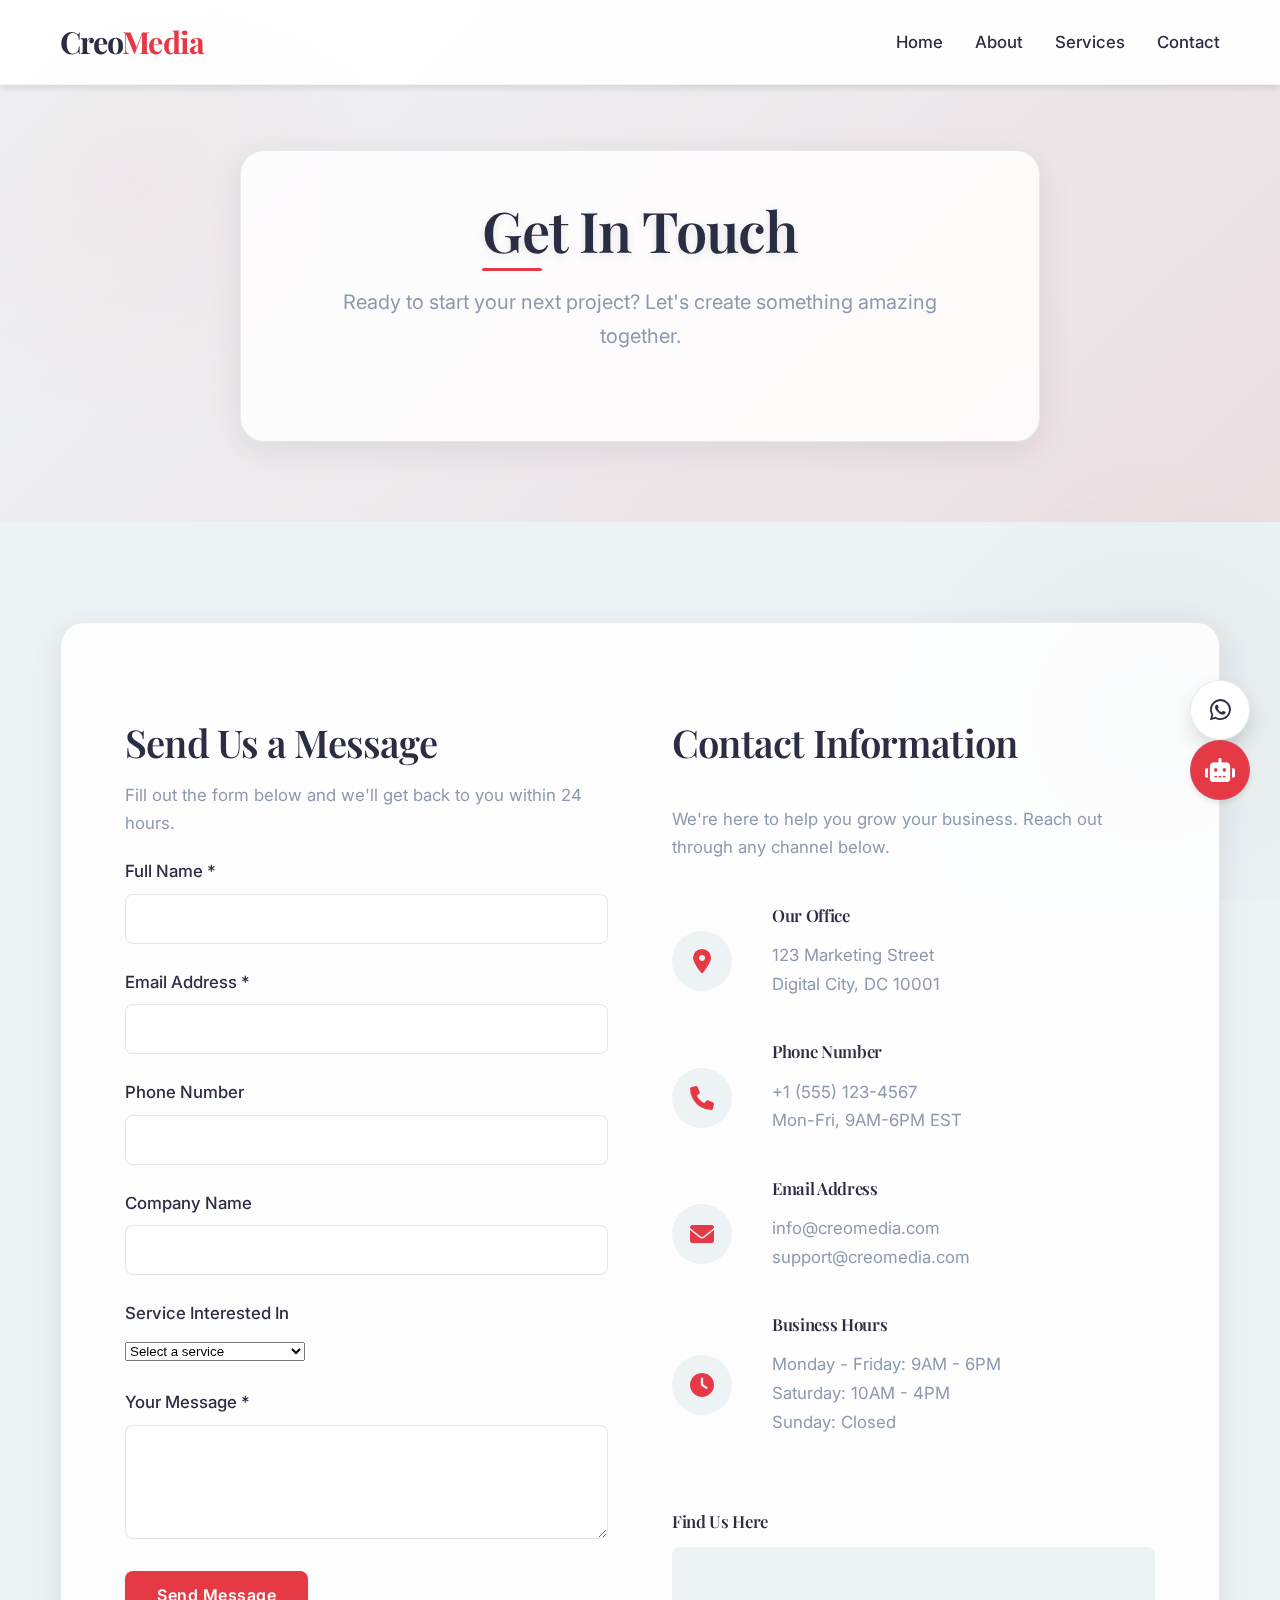
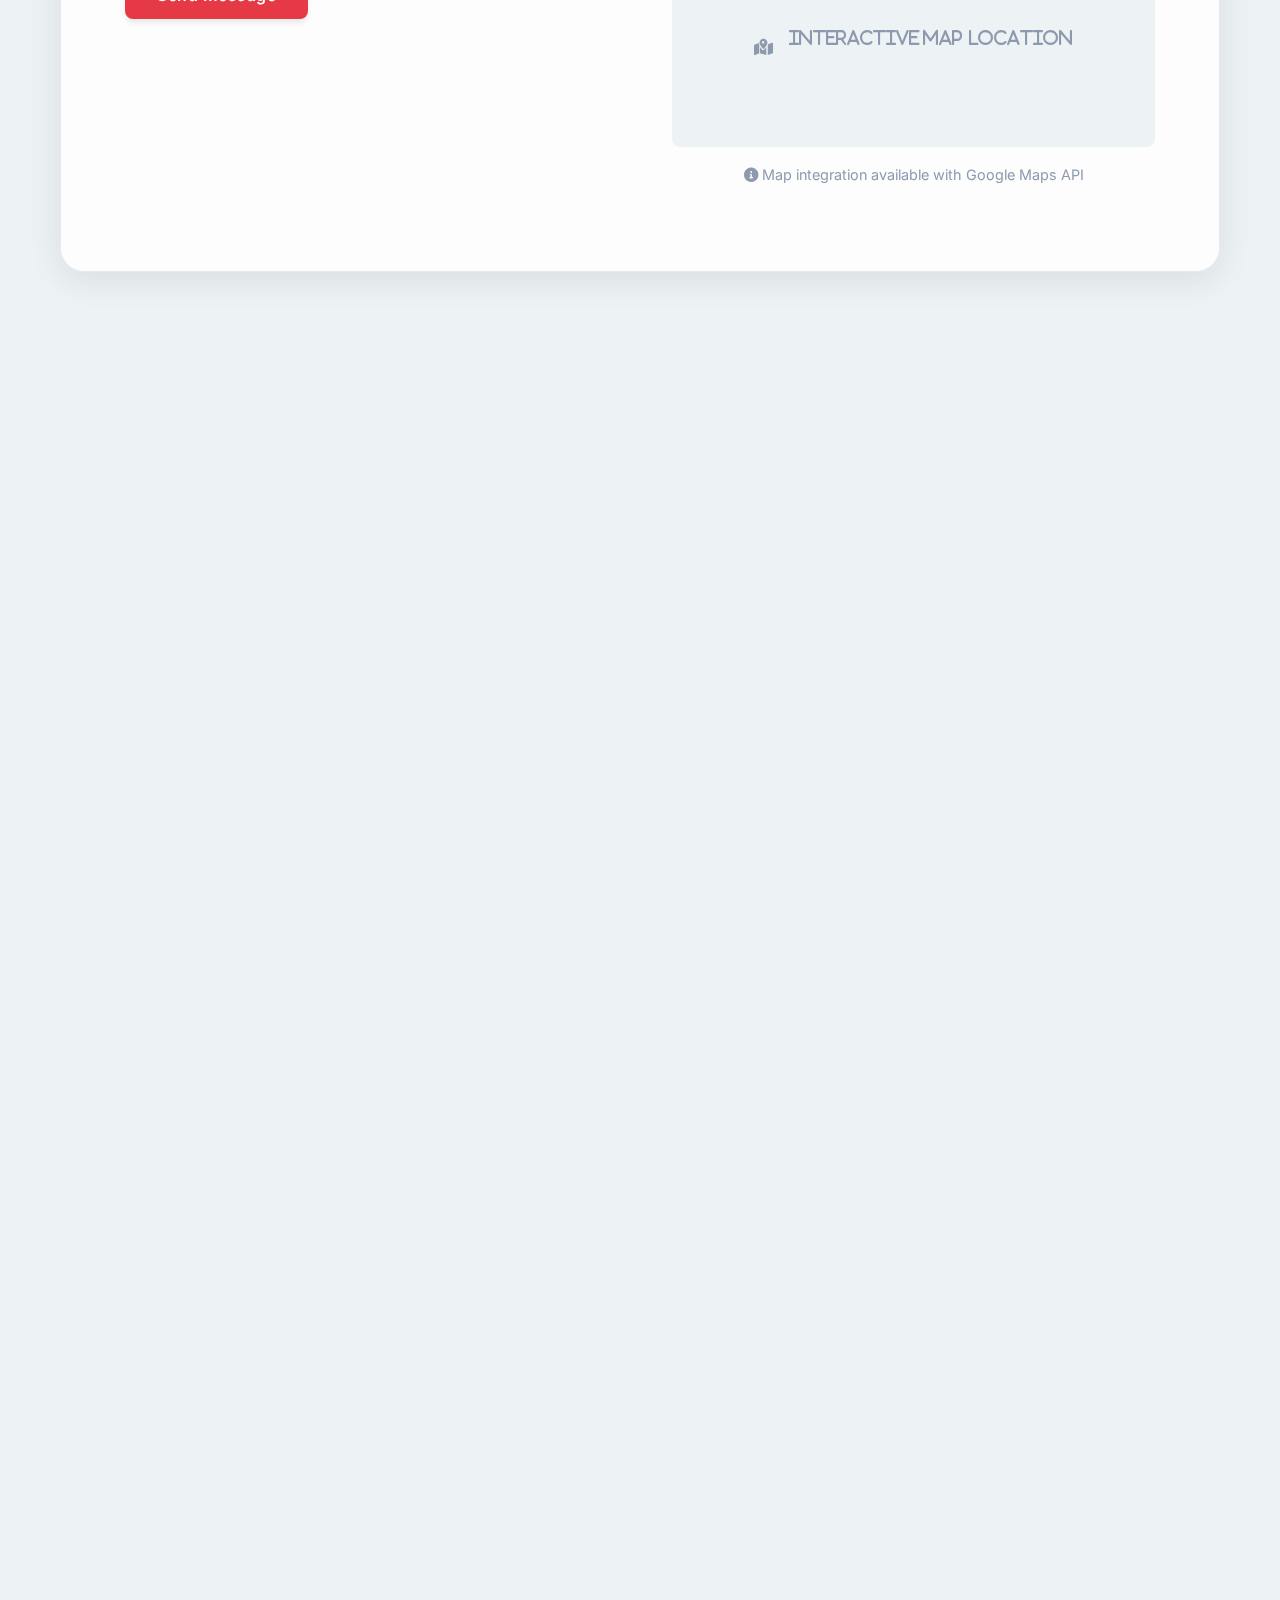
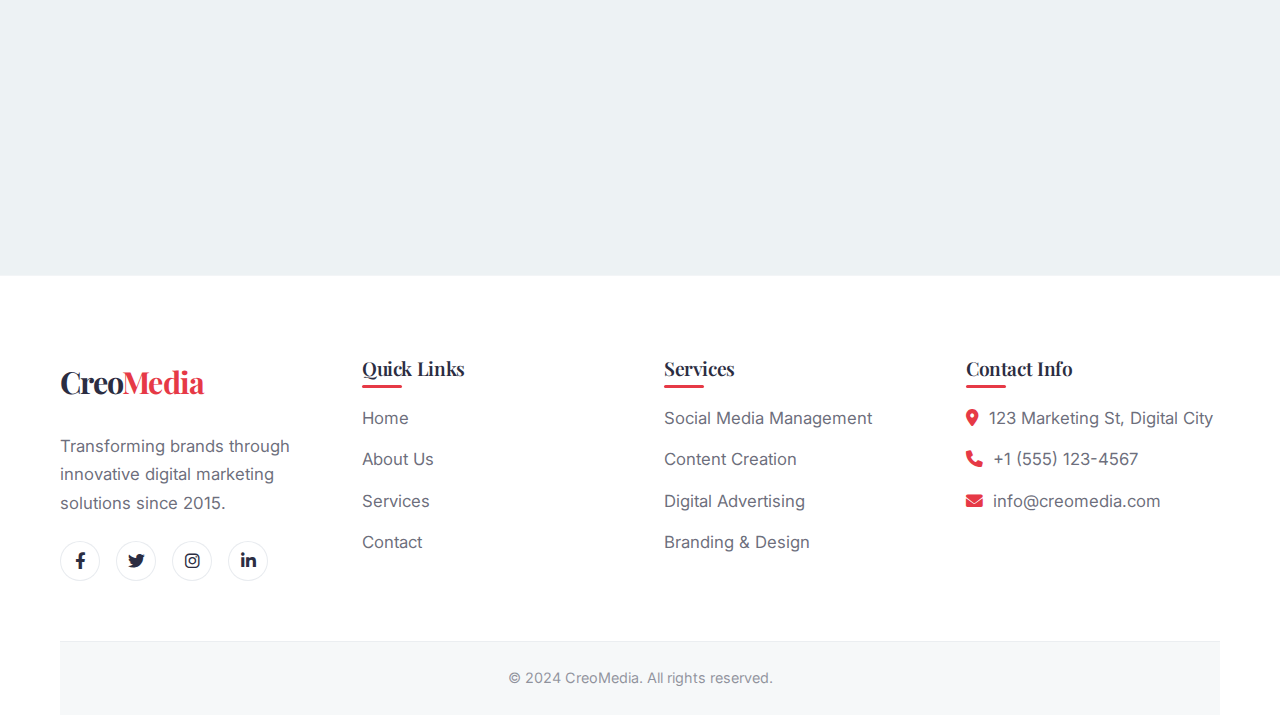
<file: contact.html>
<!DOCTYPE html>
<html lang="en">

<head>
    <meta charset="UTF-8">
    <meta name="viewport" content="width=device-width, initial-scale=1.0">

    <!-- SEO Meta Tags -->
    <title>Contact Us | CreoMedia - Get In Touch</title>
    <meta name="description"
        content="Ready to transform your marketing? Contact CreoMedia today for a free consultation. Call +1 (555) 123-4567 or email info@creomedia.com. We respond within 24 hours.">
    <meta name="keywords" content="contact creomedia, marketing consultation, get in touch, marketing agency contact">
    <meta name="author" content="CreoMedia">
    <meta name="robots" content="index, follow">

    <!-- Canonical URL -->
    <link rel="canonical" href="https://www.creomedia.com/contact.html">

    <!-- Open Graph / Facebook -->
    <meta property="og:type" content="website">
    <meta property="og:url" content="https://www.creomedia.com/contact.html">
    <meta property="og:title" content="Contact CreoMedia - Get In Touch">
    <meta property="og:description"
        content="Ready to start your next project? Let's create something amazing together.">
    <meta property="og:image" content="https://www.creomedia.com/images/og-image.jpg">

    <!-- Twitter Card -->
    <meta name="twitter:card" content="summary_large_image">
    <meta name="twitter:url" content="https://www.creomedia.com/contact.html">
    <meta name="twitter:title" content="Contact CreoMedia - Get In Touch">
    <meta name="twitter:description"
        content="Ready to start your next project? Let's create something amazing together.">
    <meta name="twitter:image" content="https://www.creomedia.com/images/twitter-card.jpg">

    <!-- Favicon -->
    <link rel="icon" type="image/jpeg" href="images/logo.jpeg">
    <link rel="apple-touch-icon" href="images/logo.jpeg">
    <link rel="manifest" href="site.webmanifest">

    <!-- Stylesheets -->
    <link rel="stylesheet" href="css/style.css">
    <link rel="stylesheet" href="https://cdnjs.cloudflare.com/ajax/libs/font-awesome/6.0.0/css/all.min.css">
    <link href="https://fonts.googleapis.com/css2?family=Inter:wght@300;400;500;600;700;800&family=Playfair+Display:wght@400;500;600;700&display=swap"
        rel="stylesheet">

    <!-- Google Analytics (GA4) -->
    <!-- TODO: Replace GA_MEASUREMENT_ID with your actual Google Analytics 4 Measurement ID -->
    <script async src="https://www.googletagmanager.com/gtag/js?id=GA_MEASUREMENT_ID"></script>
    <script>
        window.dataLayer = window.dataLayer || [];
        function gtag() { dataLayer.push(arguments); }
        gtag('js', new Date());
        gtag('config', 'GA_MEASUREMENT_ID', {
            'send_page_view': true,
            'anonymize_ip': true
        });
    </script>
</head>

<body>
    <a href="#main-content" class="skip-link">Skip to content</a>
    <!-- Navbar -->
    <nav class="navbar">
        <div class="container">
            <a href="index.html" class="logo">Creo<span>Media</span></a>
            <button class="hamburger" aria-label="Toggle navigation" aria-expanded="false">
                <span></span>
                <span></span>
                <span></span>
            </button>
            <ul class="nav-links">
                <li><a href="index.html">Home</a></li>
                <li><a href="about.html">About</a></li>
                <li><a href="services.html">Services</a></li>
                <li><a href="contact.html">Contact</a></li>
            </ul>
        </div>
    </nav>

    <!-- Hero Section -->
    <section class="hero hero-contact" style="padding: 150px 0 80px;" id="main-content">
        <div class="container">
            <div class="hero-content fade-in">
                <h1>Get In Touch</h1>
                <p>Ready to start your next project? Let's create something amazing together.</p>
            </div>
        </div>
    </section>

    <!-- Contact Section -->
    <section class="section">
        <div class="container">
            <div class="contact-container">
                <!-- Contact Form -->
                <div class="contact-form fade-in">
                    <h2>Send Us a Message</h2>
                    <p>Fill out the form below and we'll get back to you within 24 hours.</p>

                    <form id="contactForm" action="https://formspree.io/f/your-form-id" method="POST">
                        <div class="form-group">
                            <label for="name">Full Name *</label>
                            <input type="text" id="name" name="name" class="form-control" required>
                        </div>

                        <div class="form-group">
                            <label for="email">Email Address *</label>
                            <input type="email" id="email" name="email" class="form-control" required>
                        </div>

                        <div class="form-group">
                            <label for="phone">Phone Number</label>
                            <input type="tel" id="phone" name="phone" class="form-control">
                        </div>

                        <div class="form-group">
                            <label for="company">Company Name</label>
                            <input type="text" id="company" name="company" class="form-control">
                        </div>

                        <div class="form-group">
                            <label for="service">Service Interested In</label>
                            <select id="service" name="service" class="form-control">
                                <option value="">Select a service</option>
                                <option value="social-media">Social Media Management</option>
                                <option value="content">Content Creation</option>
                                <option value="advertising">Digital Advertising</option>
                                <option value="branding">Branding & Design</option>
                                <option value="video">Video Production</option>
                                <option value="influencer">Influencer Marketing</option>
                                <option value="consulting">Strategic Consulting</option>
                            </select>
                        </div>

                        <div class="form-group">
                            <label for="message">Your Message *</label>
                            <textarea id="message" name="message" rows="5" class="form-control" required></textarea>
                        </div>

                        <button type="submit" class="btn">Send Message</button>
                    </form>
                </div>

                <!-- Contact Information -->
                <div class="contact-info fade-in">
                    <h2>Contact Information</h2>
                    <p>We're here to help you grow your business. Reach out through any channel below.</p>

                    <div class="contact-item">
                        <div class="contact-icon">
                            <i class="fas fa-map-marker-alt"></i>
                        </div>
                        <div>
                            <h4>Our Office</h4>
                            <p>123 Marketing Street<br>Digital City, DC 10001</p>
                        </div>
                    </div>

                    <div class="contact-item">
                        <div class="contact-icon">
                            <i class="fas fa-phone"></i>
                        </div>
                        <div>
                            <h4>Phone Number</h4>
                            <p>+1 (555) 123-4567<br>Mon-Fri, 9AM-6PM EST</p>
                        </div>
                    </div>

                    <div class="contact-item">
                        <div class="contact-icon">
                            <i class="fas fa-envelope"></i>
                        </div>
                        <div>
                            <h4>Email Address</h4>
                            <p>info@creomedia.com<br>support@creomedia.com</p>
                        </div>
                    </div>

                    <div class="contact-item">
                        <div class="contact-icon">
                            <i class="fas fa-clock"></i>
                        </div>
                        <div>
                            <h4>Business Hours</h4>
                            <p>Monday - Friday: 9AM - 6PM<br>Saturday: 10AM - 4PM<br>Sunday: Closed</p>
                        </div>
                    </div>

                    <!-- Map Placeholder -->
                    <div class="map-placeholder" style="margin-top: 2rem;">
                        <h4>Find Us Here</h4>
                        <div
                            style="background-color: var(--light-gray); height: 200px; border-radius: var(--radius-sm); display: flex; align-items: center; justify-content: center; color: var(--medium-gray);"
                            <i class="fas fa-map-marked-alt" style="font-size: 3rem;"></i>
                            <p style="margin-left: 1rem;">Interactive Map Location</p>
                        </div>
                        <p style="text-align: center; margin-top: 1rem; font-size: 0.9rem;">
                            <i class="fas fa-info-circle"></i> Map integration available with Google Maps API
                        </p>
                    </div>
                </div>
            </div>
        </div>
    </section>

    <!-- FAQ Section -->
    <section class="section" style="background-color: var(--light-gray);">
        <div class="container">
            <div class="section-title fade-in">
                <h2>Frequently Asked Questions</h2>
                <p>Quick answers to common questions</p>
            </div>
            <div class="services-grid">
                <div class="service-card fade-in">
                    <h3>What's your typical response time?</h3>
                    <p>We respond to all inquiries within 24 hours during business days. Urgent requests are
                        prioritized.</p>
                </div>
                <div class="service-card fade-in">
                    <h3>Do you offer free consultations?</h3>
                    <p>Yes! We offer a free 30-minute consultation to discuss your project needs and objectives.</p>
                </div>
                <div class="service-card fade-in">
                    <h3>What industries do you specialize in?</h3>
                    <p>We work with businesses across all industries, with particular expertise in tech, retail, and
                        services.</p>
                </div>
                <div class="service-card fade-in">
                    <h3>What are your payment terms?</h3>
                    <p>We offer flexible payment options including monthly retainers, project-based pricing, and custom
                        packages.</p>
                </div>
            </div>
        </div>
    </section>

    <!-- CTA Section -->
    <section class="section">
        <div class="container">
            <div class="hero-content fade-in" style="text-align: center;">
                <h2>Let's Start Your Project Today</h2>
                <p>Contact us now to schedule your free consultation and take the first step toward digital success.</p>
                <a href="tel:+15551234567" class="btn"><i class="fas fa-phone"></i> Call Now</a>
                <a href="mailto:info@creomedia.com" class="btn btn-secondary"><i class="fas fa-envelope"></i> Email
                    Us</a>
            </div>
        </div>
    </section>

    <!-- Footer -->
    <footer class="footer">
        <div class="container">
            <div class="footer-content">
                <div class="footer-about">
                    <a href="index.html" class="logo">Creo<span>Media</span></a>
                    <p>Transforming brands through innovative digital marketing solutions since 2015.</p>
                    <div class="social-links">
                        <a href="#" class="social-icon" aria-label="Facebook"><i class="fab fa-facebook-f"></i></a>
                        <a href="#" class="social-icon" aria-label="Twitter"><i class="fab fa-twitter"></i></a>
                        <a href="#" class="social-icon" aria-label="Instagram"><i class="fab fa-instagram"></i></a>
                        <a href="#" class="social-icon" aria-label="LinkedIn"><i class="fab fa-linkedin-in"></i></a>
                    </div>
                </div>
                <div class="footer-links">
                    <h4>Quick Links</h4>
                    <ul>
                        <li><a href="index.html">Home</a></li>
                        <li><a href="about.html">About Us</a></li>
                        <li><a href="services.html">Services</a></li>
                        <li><a href="contact.html">Contact</a></li>
                    </ul>
                </div>
                <div class="footer-links">
                    <h4>Services</h4>
                    <ul>
                        <li><a href="services.html">Social Media Management</a></li>
                        <li><a href="services.html">Content Creation</a></li>
                        <li><a href="services.html">Digital Advertising</a></li>
                        <li><a href="services.html">Branding & Design</a></li>
                    </ul>
                </div>
                <div class="footer-contact">
                    <h4>Contact Info</h4>
                    <p><i class="fas fa-map-marker-alt"></i> 123 Marketing St, Digital City</p>
                    <p><i class="fas fa-phone"></i> +1 (555) 123-4567</p>
                    <p><i class="fas fa-envelope"></i> info@creomedia.com</p>
                </div>
            </div>
            <div class="footer-bottom">
                <p>&copy; 2024 CreoMedia. All rights reserved.</p>
            </div>
        </div>
    </footer>

    <!-- WhatsApp Widget -->
    <div class="whatsapp-widget">
        <button id="whatsappBtn" class="whatsapp-btn" aria-label="Contact us on WhatsApp">
            <i class="fab fa-whatsapp"></i>
        </button>
    </div>

    <!-- Chatbot Widget -->
    <div class="chatbot-widget">
        <button id="chatbotBtn" class="chatbot-btn" aria-label="Open chat assistant">
            <i class="fas fa-robot"></i>
        </button>
        <div class="chatbot-container" id="chatbotContainer">
            <div class="chatbot-header">
                <h4>CreoMedia Assistant</h4>
                <button id="closeChatbot" aria-label="Close chat assistant"><i class="fas fa-times"></i></button>
            </div>
            <div class="chatbot-messages" id="chatbotMessages"></div>
            <div class="chatbot-input">
                <input type="text" id="chatbotInput" placeholder="Type your message...">
                <button id="sendBtn" class="btn"><i class="fas fa-paper-plane"></i></button>
            </div>
        </div>
    </div>

    <script src="js/script.js"></script>
</body>

</html>
</file>
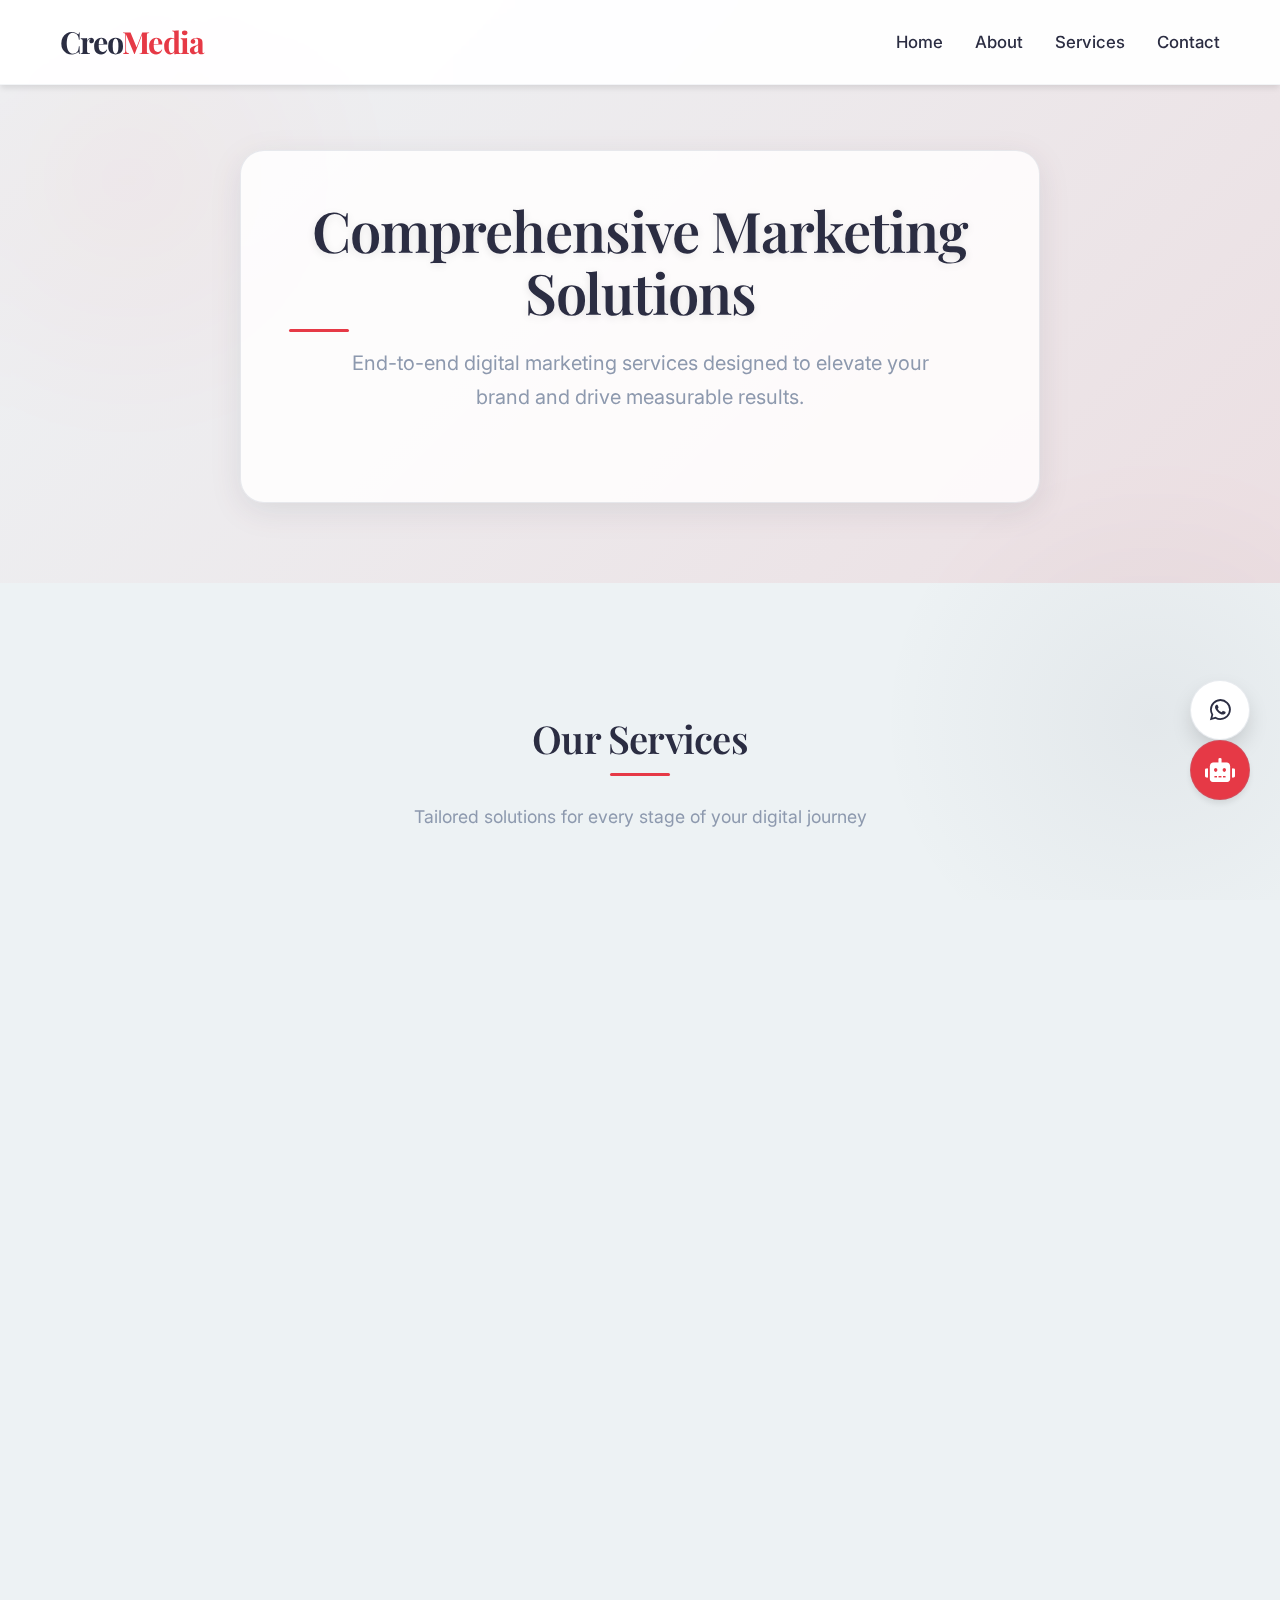
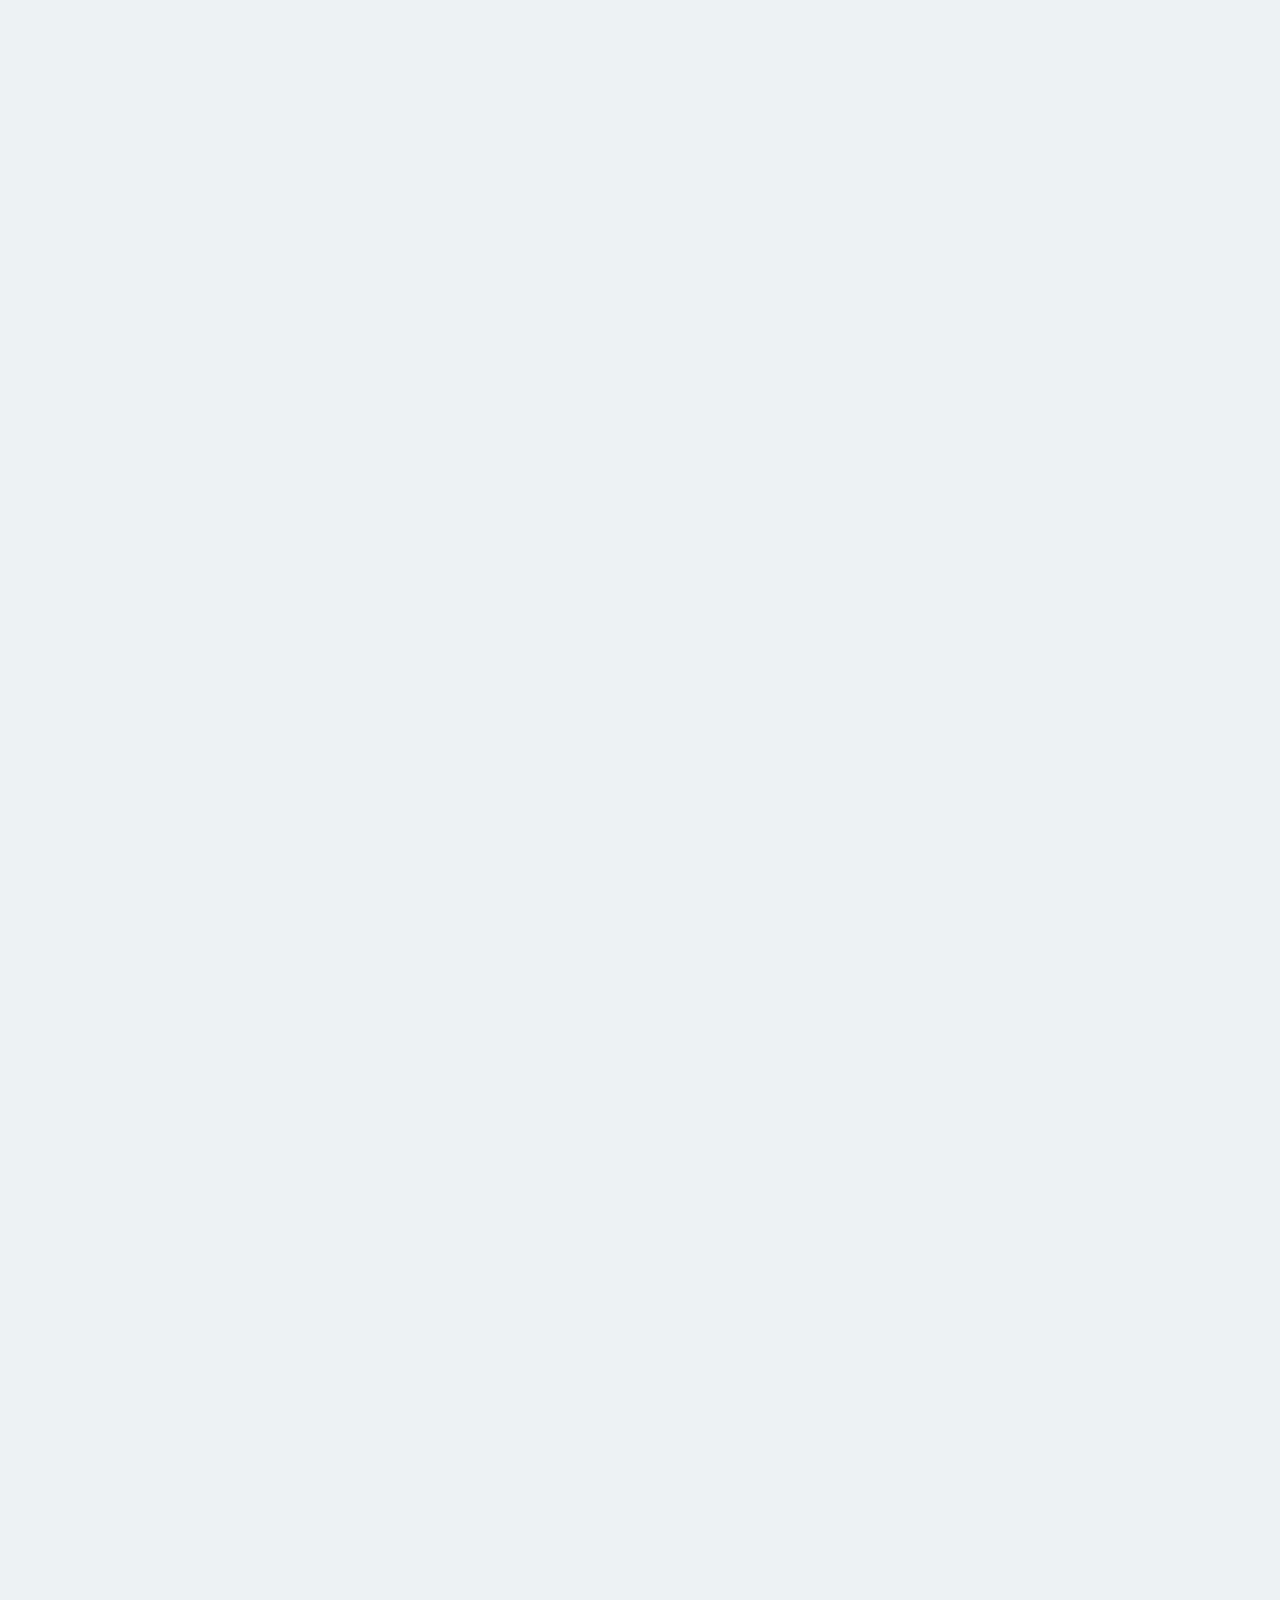
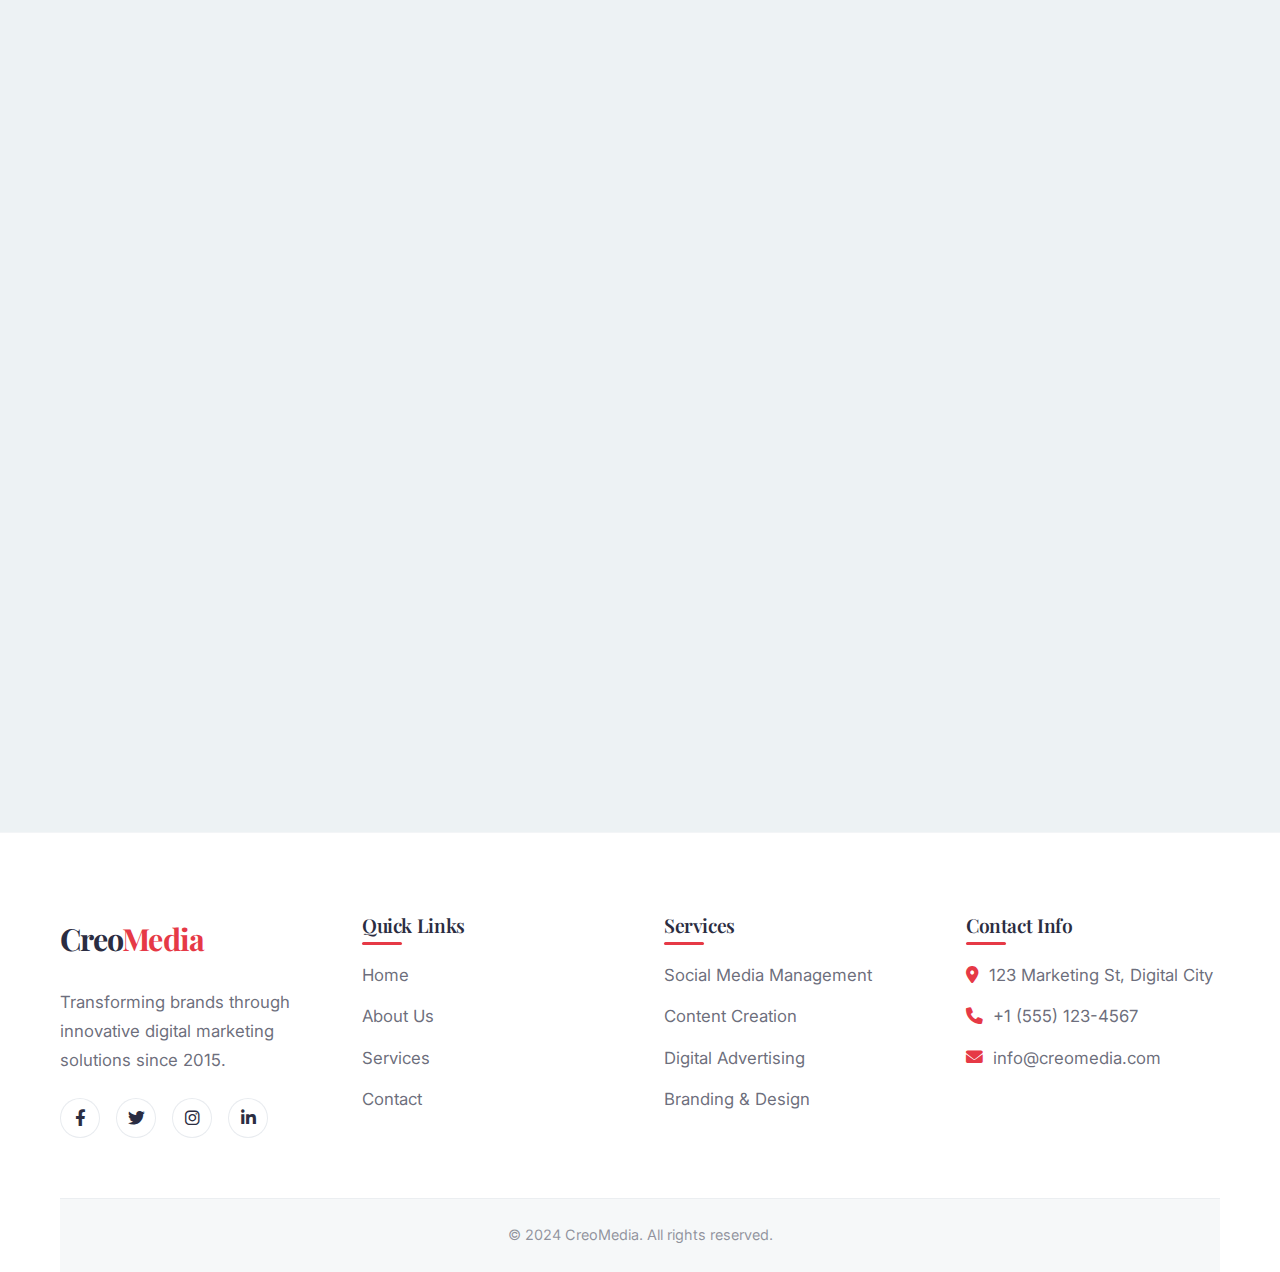
<file: services.html>
<!DOCTYPE html>
<html lang="en">

<head>
    <meta charset="UTF-8">
    <meta name="viewport" content="width=device-width, initial-scale=1.0">

    <!-- SEO Meta Tags -->
    <title>Our Services | CreoMedia - Digital Marketing Solutions</title>
    <meta name="description"
        content="Explore CreoMedia's comprehensive marketing services: social media management, content creation, digital advertising, branding, video production, SEO, and strategic consulting.">
    <meta name="keywords"
        content="social media management, content creation, digital advertising, branding services, video production, SEO services, influencer marketing, strategic consulting">
    <meta name="author" content="CreoMedia">
    <meta name="robots" content="index, follow">

    <!-- Canonical URL -->
    <link rel="canonical" href="https://www.creomedia.com/services.html">

    <!-- Open Graph / Facebook -->
    <meta property="og:type" content="website">
    <meta property="og:url" content="https://www.creomedia.com/services.html">
    <meta property="og:title" content="Our Services | CreoMedia">
    <meta property="og:description"
        content="End-to-end digital marketing services designed to elevate your brand and drive measurable results.">
    <meta property="og:image" content="https://www.creomedia.com/images/og-image.jpg">

    <!-- Twitter Card -->
    <meta name="twitter:card" content="summary_large_image">
    <meta name="twitter:url" content="https://www.creomedia.com/services.html">
    <meta name="twitter:title" content="Our Services | CreoMedia">
    <meta name="twitter:description"
        content="End-to-end digital marketing services designed to elevate your brand and drive measurable results.">
    <meta name="twitter:image" content="https://www.creomedia.com/images/twitter-card.jpg">

    <!-- Favicon -->
    <link rel="icon" type="image/jpeg" href="images/logo.jpeg">
    <link rel="apple-touch-icon" href="images/logo.jpeg">
    <link rel="manifest" href="site.webmanifest">

    <!-- Stylesheets -->
    <link rel="stylesheet" href="css/style.css">
    <link rel="stylesheet" href="https://cdnjs.cloudflare.com/ajax/libs/font-awesome/6.0.0/css/all.min.css">
    <link href="https://fonts.googleapis.com/css2?family=Inter:wght@300;400;500;600;700;800&family=Playfair+Display:wght@400;500;600;700&display=swap"
        rel="stylesheet">

    <!-- Google Analytics (GA4) -->
    <!-- TODO: Replace GA_MEASUREMENT_ID with your actual Google Analytics 4 Measurement ID -->
    <script async src="https://www.googletagmanager.com/gtag/js?id=GA_MEASUREMENT_ID"></script>
    <script>
        window.dataLayer = window.dataLayer || [];
        function gtag() { dataLayer.push(arguments); }
        gtag('js', new Date());
        gtag('config', 'GA_MEASUREMENT_ID', {
            'send_page_view': true,
            'anonymize_ip': true
        });
    </script>
</head>

<body>
    <a href="#main-content" class="skip-link">Skip to content</a>
    <!-- Navbar -->
    <nav class="navbar">
        <div class="container">
            <a href="index.html" class="logo">Creo<span>Media</span></a>
            <button class="hamburger" aria-label="Toggle navigation" aria-expanded="false">
                <span></span>
                <span></span>
                <span></span>
            </button>
            <ul class="nav-links">
                <li><a href="index.html">Home</a></li>
                <li><a href="about.html">About</a></li>
                <li><a href="services.html">Services</a></li>
                <li><a href="contact.html">Contact</a></li>
            </ul>
        </div>
    </nav>

    <!-- Hero Section -->
    <section class="hero hero-services" style="padding: 150px 0 80px;" id="main-content">
        <div class="container">
            <div class="hero-content fade-in">
                <h1>Comprehensive Marketing Solutions</h1>
                <p>End-to-end digital marketing services designed to elevate your brand and drive measurable results.
                </p>
            </div>
        </div>
    </section>

    <!-- Services -->
    <section class="section">
        <div class="container">
            <div class="section-title fade-in">
                <h2>Our Services</h2>
                <p>Tailored solutions for every stage of your digital journey</p>
            </div>
            <div class="services-grid">
                <div class="service-card fade-in">
                    <div class="service-icon">
                        <i class="fas fa-hashtag"></i>
                    </div>
                    <h3>Social Media Management</h3>
                    <p>Complete management of your social media presence across all platforms with strategic content
                        planning and community engagement.</p>
                    <ul style="text-align: left; margin-top: 1rem;">
                        <li>Content Strategy & Planning</li>
                        <li>Community Management</li>
                        <li>Performance Analytics</li>
                        <li>Influencer Partnerships</li>
                    </ul>
                </div>
                <div class="service-card fade-in">
                    <div class="service-icon">
                        <i class="fas fa-pen-nib"></i>
                    </div>
                    <h3>Content Creation</h3>
                    <p>High-quality, engaging content that tells your brand story and connects with your target
                        audience.</p>
                    <ul style="text-align: left; margin-top: 1rem;">
                        <li>Blog Posts & Articles</li>
                        <li>Visual Content Design</li>
                        <li>Copywriting</li>
                        <li>Content Strategy</li>
                    </ul>
                </div>
                <div class="service-card fade-in">
                    <div class="service-icon">
                        <i class="fas fa-bullhorn"></i>
                    </div>
                    <h3>Digital Advertising</h3>
                    <p>Data-driven advertising campaigns across search, social, and display networks to maximize ROI.
                    </p>
                    <ul style="text-align: left; margin-top: 1rem;">
                        <li>PPC Campaign Management</li>
                        <li>Social Media Ads</li>
                        <li>Display Advertising</li>
                        <li>Retargeting Strategies</li>
                    </ul>
                </div>
                <div class="service-card fade-in">
                    <div class="service-icon">
                        <i class="fas fa-palette"></i>
                    </div>
                    <h3>Branding & Design</h3>
                    <p>Complete brand identity development from logo design to comprehensive brand guidelines.</p>
                    <ul style="text-align: left; margin-top: 1rem;">
                        <li>Logo & Identity Design</li>
                        <li>Brand Strategy</li>
                        <li>Visual Systems</li>
                        <li>Brand Guidelines</li>
                    </ul>
                </div>
                <div class="service-card fade-in">
                    <div class="service-icon">
                        <i class="fas fa-video"></i>
                    </div>
                    <h3>Video Production</h3>
                    <p>Professional video content production for commercials, social media, and corporate
                        communications.</p>
                    <ul style="text-align: left; margin-top: 1rem;">
                        <li>Commercial Videos</li>
                        <li>Social Media Shorts</li>
                        <li>Corporate Films</li>
                        <li>Animation & Motion Graphics</li>
                    </ul>
                </div>
                <div class="service-card fade-in">
                    <div class="service-icon">
                        <i class="fas fa-user-friends"></i>
                    </div>
                    <h3>Influencer Marketing</h3>
                    <p>Strategic influencer partnerships to amplify your brand message and reach new audiences.</p>
                    <ul style="text-align: left; margin-top: 1rem;">
                        <li>Influencer Identification</li>
                        <li>Campaign Management</li>
                        <li>Partnership Negotiation</li>
                        <li>Performance Tracking</li>
                    </ul>
                </div>
                <div class="service-card fade-in">
                    <div class="service-icon">
                        <i class="fas fa-chart-line"></i>
                    </div>
                    <h3>Strategic Consulting</h3>
                    <p>Expert guidance and strategic planning to optimize your marketing efforts and business growth.
                    </p>
                    <ul style="text-align: left; margin-top: 1rem;">
                        <li>Marketing Audits</li>
                        <li>Strategic Planning</li>
                        <li>Competitive Analysis</li>
                        <li>Performance Optimization</li>
                    </ul>
                </div>
                <div class="service-card fade-in">
                    <div class="service-icon">
                        <i class="fas fa-search"></i>
                    </div>
                    <h3>SEO & Analytics</h3>
                    <p>Search engine optimization and data analytics to improve visibility and drive organic growth.</p>
                    <ul style="text-align: left; margin-top: 1rem;">
                        <li>Technical SEO</li>
                        <li>Content Optimization</li>
                        <li>Data Analytics</li>
                        <li>Conversion Rate Optimization</li>
                    </ul>
                </div>
            </div>
        </div>
    </section>

    <!-- Process -->
    <section class="section" style="background-color: var(--light-gray);">
        <div class="container">
            <div class="section-title fade-in">
                <h2>Our Process</h2>
                <p>A structured approach to delivering exceptional results</p>
            </div>
            <div class="services-grid">
                <div class="service-card fade-in">
                    <div class="service-icon">
                        <span>1</span>
                    </div>
                    <h3>Discovery</h3>
                    <p>Deep dive into your business, goals, and target audience to understand your unique needs.</p>
                </div>
                <div class="service-card fade-in">
                    <div class="service-icon">
                        <span>2</span>
                    </div>
                    <h3>Strategy</h3>
                    <p>Develop a customized marketing strategy with clear objectives and measurable KPIs.</p>
                </div>
                <div class="service-card fade-in">
                    <div class="service-icon">
                        <span>3</span>
                    </div>
                    <h3>Execution</h3>
                    <p>Implement the strategy with precision, creativity, and attention to detail.</p>
                </div>
                <div class="service-card fade-in">
                    <div class="service-icon">
                        <span>4</span>
                    </div>
                    <h3>Optimization</h3>
                    <p>Continuously monitor, analyze, and optimize campaigns for maximum performance.</p>
                </div>
            </div>
        </div>
    </section>

    <!-- CTA -->
    <section class="section">
        <div class="container">
            <div class="hero-content fade-in" style="text-align: center;">
                <h2>Ready to Transform Your Marketing?</h2>
                <p>Let's discuss how we can help you achieve your business goals.</p>
                <a href="contact.html" class="btn">Get Started Today</a>
            </div>
        </div>
    </section>

    <!-- Footer -->
    <footer class="footer">
        <div class="container">
            <div class="footer-content">
                <div class="footer-about">
                    <a href="index.html" class="logo">Creo<span>Media</span></a>
                    <p>Transforming brands through innovative digital marketing solutions since 2015.</p>
                    <div class="social-links">
                        <a href="#" class="social-icon" aria-label="Facebook"><i class="fab fa-facebook-f"></i></a>
                        <a href="#" class="social-icon" aria-label="Twitter"><i class="fab fa-twitter"></i></a>
                        <a href="#" class="social-icon" aria-label="Instagram"><i class="fab fa-instagram"></i></a>
                        <a href="#" class="social-icon" aria-label="LinkedIn"><i class="fab fa-linkedin-in"></i></a>
                    </div>
                </div>
                <div class="footer-links">
                    <h4>Quick Links</h4>
                    <ul>
                        <li><a href="index.html">Home</a></li>
                        <li><a href="about.html">About Us</a></li>
                        <li><a href="services.html">Services</a></li>
                        <li><a href="contact.html">Contact</a></li>
                    </ul>
                </div>
                <div class="footer-links">
                    <h4>Services</h4>
                    <ul>
                        <li><a href="services.html">Social Media Management</a></li>
                        <li><a href="services.html">Content Creation</a></li>
                        <li><a href="services.html">Digital Advertising</a></li>
                        <li><a href="services.html">Branding & Design</a></li>
                    </ul>
                </div>
                <div class="footer-contact">
                    <h4>Contact Info</h4>
                    <p><i class="fas fa-map-marker-alt"></i> 123 Marketing St, Digital City</p>
                    <p><i class="fas fa-phone"></i> +1 (555) 123-4567</p>
                    <p><i class="fas fa-envelope"></i> info@creomedia.com</p>
                </div>
            </div>
            <div class="footer-bottom">
                <p>&copy; 2024 CreoMedia. All rights reserved.</p>
            </div>
        </div>
    </footer>

    <!-- WhatsApp Widget -->
    <div class="whatsapp-widget">
        <button id="whatsappBtn" class="whatsapp-btn" aria-label="Contact us on WhatsApp">
            <i class="fab fa-whatsapp"></i>
        </button>
    </div>

    <!-- Chatbot Widget -->
    <div class="chatbot-widget">
        <button id="chatbotBtn" class="chatbot-btn" aria-label="Open chat assistant">
            <i class="fas fa-robot"></i>
        </button>
        <div class="chatbot-container" id="chatbotContainer">
            <div class="chatbot-header">
                <h4>CreoMedia Assistant</h4>
                <button id="closeChatbot" aria-label="Close chat assistant"><i class="fas fa-times"></i></button>
            </div>
            <div class="chatbot-messages" id="chatbotMessages"></div>
            <div class="chatbot-input">
                <input type="text" id="chatbotInput" placeholder="Type your message...">
                <button id="sendBtn" class="btn"><i class="fas fa-paper-plane"></i></button>
            </div>
        </div>
    </div>

    <script src="js/script.js"></script>
</body>

</html>
</file>
<file: css/style.css>
/* ===== RESET & BASE STYLES ===== */
* {
    margin: 0;
    padding: 0;
    box-sizing: border-box;
}

:root {
    /* Brand Colors (Red, Gray & White) */
    --primary-red: #E63946; /* Primary red accent */
    --dark-gray: #2B2D42; /* Dark gray for contrast */
    --medium-gray: #8D99AE; /* Medium gray for text */
    --light-gray: #EDF2F4; /* Light gray background */
    --white: #FFFFFF; /* Pure white */
    
    /* Glassmorphism Effects */
    --glass-bg: rgba(255, 255, 255, 0.85);
    --glass-border: 1px solid rgba(141, 153, 174, 0.2);
    --glass-shadow: 0 8px 32px rgba(43, 45, 66, 0.1);
    --backdrop-blur: blur(12px);
    
    /* Typography */
    --serif-font: 'Playfair Display', 'Merriweather', Georgia, serif;
    --sans-font: 'Inter', -apple-system, BlinkMacSystemFont, sans-serif;
    
    /* Spacing & Sizing */
    --transition: all 0.4s cubic-bezier(0.25, 0.8, 0.25, 1);
    --shadow-sm: 0 4px 6px -1px rgba(0, 0, 0, 0.1);
    --shadow-md: 0 10px 25px -5px rgba(0, 0, 0, 0.2);
    --shadow-lg: 0 20px 35px -5px rgba(0, 0, 0, 0.3);
    --radius-sm: 8px;
    --radius-md: 16px;
    --radius-lg: 24px;
}

/* ===== ACCESSIBILITY ===== */
.skip-link {
    position: absolute;
    top: -100px;
    left: 0;
    background: var(--primary-red);
    color: var(--white);
    padding: 1rem;
    z-index: 10001;
    transition: top 0.3s;
    text-decoration: none;
    font-weight: 600;
}

.skip-link:focus {
    top: 0;
}

:focus-visible {
    outline: 3px solid var(--primary-red);
    outline-offset: 2px;
}

html {
    scroll-behavior: smooth;
}

body {
    font-family: var(--sans-font);
    line-height: 1.7;
    font-size: 1.05rem;
    color: var(--dark-gray);
    background-color: var(--light-gray);
    background-image: radial-gradient(circle at 10% 20%, rgba(230, 57, 70, 0.05) 0%, transparent 20%),
                      radial-gradient(circle at 90% 80%, rgba(43, 45, 66, 0.05) 0%, transparent 20%);
    background-attachment: fixed;
    overflow-x: hidden;
    font-feature-settings: "kern" 1;
    -webkit-font-smoothing: antialiased;
    -moz-osx-font-smoothing: grayscale;
}

.container {
    width: 100%;
    max-width: 1200px;
    margin: 0 auto;
    padding: 0 20px;
}

/* ===== TYPOGRAPHY ===== */
h1,
h2,
h3,
h4 {
    font-family: var(--serif-font);
    font-weight: 600;
    line-height: 1.2;
    margin-bottom: 1rem;
    letter-spacing: -0.02em;
}

h1 {
    font-size: 3.2rem;
    color: var(--dark-gray);
    position: relative;
    display: inline-block;
}

h1::after {
    content: '';
    position: absolute;
    bottom: -10px;
    left: 0;
    width: 60px;
    height: 3px;
    background: var(--primary-red);
    border-radius: 2px;
}

h2 {
    font-size: 2.4rem;
    color: var(--dark-gray);
    margin-top: 2rem;
}

h3 {
    font-size: 1.6rem;
    color: var(--dark-gray);
}

p {
    margin-bottom: 1.2rem;
    color: var(--medium-gray);
    font-size: 1.05rem;
    line-height: 1.7;
}

/* ===== BUTTONS ===== */
.btn {
    display: inline-block;
    padding: 14px 32px;
    background: var(--primary-red);
    color: var(--white);
    border: none;
    border-radius: var(--radius-sm);
    font-weight: 600;
    text-decoration: none;
    cursor: pointer;
    transition: var(--transition);
    font-size: 1rem;
    box-shadow: var(--shadow-sm);
    letter-spacing: 0.5px;
    position: relative;
    overflow: hidden;
    font-family: var(--sans-font);
}

.btn:hover {
    transform: translateY(-3px);
    box-shadow: var(--shadow-md);
    color: var(--white);
}

.btn:active {
    transform: translateY(0);
}

.btn-secondary {
    background: transparent;
    border: 2px solid var(--primary-red);
    color: var(--primary-red);
    box-shadow: none;
}

.btn-secondary:hover {
    background: var(--primary-red);
    color: var(--white);
    box-shadow: var(--shadow-sm);
}

.btn:disabled {
    opacity: 0.7;
    cursor: not-allowed;
    pointer-events: none;
    background: var(--medium-gray);
    box-shadow: none;
}

.btn .fa-spinner {
    margin-right: 8px;
}

/* ===== NAVBAR ===== */
.navbar {
    position: fixed;
    top: 0;
    left: 0;
    width: 100%;
    background: rgba(255, 255, 255, 0.95);
    backdrop-filter: blur(10px);
    -webkit-backdrop-filter: blur(10px);
    border-bottom: 1px solid rgba(141, 153, 174, 0.1);
    box-shadow: var(--shadow-sm);
    z-index: 1000;
    padding: 1rem 0;
    transition: all 0.3s ease;
}

.navbar.scrolled {
    padding: 0.7rem 0;
    background: rgba(255, 255, 255, 0.98);
    box-shadow: var(--shadow-md);
}

.navbar .container {
    display: flex;
    justify-content: space-between;
    align-items: center;
}

.logo {
    font-family: var(--serif-font);
    font-size: 1.9rem;
    font-weight: 700;
    color: var(--dark-gray);
    text-decoration: none;
    letter-spacing: -0.03em;
}

.logo span {
    color: var(--primary-red);
}

.nav-links {
    display: flex;
    gap: 2rem;
    list-style: none;
}

.nav-links a {
    text-decoration: none;
    color: var(--dark-gray);
    font-weight: 500;
    transition: var(--transition);
    position: relative;
    font-size: 1.05rem;
}

.nav-links a:hover {
    color: var(--primary-red);
}

.nav-links a::after {
    content: '';
    position: absolute;
    bottom: -5px;
    left: 0;
    width: 0;
    height: 2px;
    background-color: var(--primary-red);
    transition: var(--transition);
}

.nav-links a:hover::after {
    width: 100%;
}

.hamburger {
    display: none;
    flex-direction: column;
    cursor: pointer;
    gap: 4px;
}

.hamburger span {
    width: 25px;
    height: 3px;
    background-color: var(--dark-gray);
    transition: var(--transition);
}

/* ===== HERO SECTION ===== */
.hero {
    padding: 200px 0 140px;
    background-color: transparent;
    background-image: url('https://images.unsplash.com/photo-1451187580459-43490279c0fa?ixlib=rb-4.0.3&auto=format&fit=crop&w=1920&q=80');
    background-size: cover;
    background-position: center;
    background-attachment: fixed;
    position: relative;
    overflow: hidden;
    margin-top: 0;
    backdrop-filter: blur(5px);
    -webkit-backdrop-filter: blur(5px);
    animation: heroBgShift 30s ease-in-out infinite alternate;
}

.hero::before {
    content: '';
    position: absolute;
    top: 0;
    left: 0;
    width: 100%;
    height: 100%;
    background: linear-gradient(135deg, rgba(255, 255, 255, 0.1) 0%, rgba(230, 57, 70, 0.1) 100%);
    z-index: 0;
}

.hero-home {
    background-image: url('https://images.unsplash.com/photo-1550745165-9bc0b252726f?ixlib=rb-4.0.3&auto=format&fit=crop&w=1920&q=80');
}

.hero-about {
    background-image: url('https://images.unsplash.com/photo-1522071820081-009f0129c71c?ixlib=rb-4.0.3&auto=format&fit=crop&w=1920&q=80');
}

.hero-services {
    background-image: url('https://images.unsplash.com/photo-1542744173-8e7e53415bb0?ixlib=rb-4.0.3&auto=format&fit=crop&w=1920&q=80');
}

.hero-contact {
    background-image: url('https://images.unsplash.com/photo-1423666639041-f14d7045c573?ixlib=rb-4.0.3&auto=format&fit=crop&w=1920&q=80') !important;
}

.hero-content {
    text-align: center;
    max-width: 800px;
    margin: 0 auto;
    background: var(--glass-bg);
    backdrop-filter: var(--backdrop-blur);
    -webkit-backdrop-filter: var(--backdrop-blur);
    padding: 3rem;
    border-radius: var(--radius-lg);
    border: var(--glass-border);
    box-shadow: var(--glass-shadow);
    position: relative;
    z-index: 1;
    animation: fadeInGlass 1s ease-out;
}

.hero h1 {
    font-size: 3.5rem;
    line-height: 1.1;
    margin-bottom: 1.5rem;
    letter-spacing: -1px;
    color: var(--dark-gray);
    text-shadow: 0 2px 8px rgba(0, 0, 0, 0.1);
}

.hero p {
    font-size: 1.25rem;
    margin-bottom: 2.5rem;
    color: var(--medium-gray);
    font-weight: 400;
    max-width: 600px;
    margin-left: auto;
    margin-right: auto;
}

/* ===== SECTIONS ===== */
.section {
    padding: 100px 0;
    position: relative;
    z-index: 1;
}

.section-title {
    text-align: center;
    margin-bottom: 3rem;
}

.section-title p {
    font-size: 1.1rem;
    max-width: 600px;
    margin: 10px auto 0;
    color: var(--medium-gray);
}

.section-title h2 {
    position: relative;
    display: inline-block;
    padding-bottom: 15px;
}

.section-title h2::after {
    content: '';
    position: absolute;
    bottom: 0;
    left: 50%;
    transform: translateX(-50%);
    width: 60px;
    height: 3px;
    background: var(--primary-red);
    border-radius: 2px;
}

/* ===== PORTFOLIO ===== */
.portfolio-grid {
    display: grid;
    grid-template-columns: repeat(auto-fit, minmax(320px, 1fr));
    gap: 2rem;
}

.portfolio-item {
    background: var(--white);
    border-radius: var(--radius-md);
    overflow: hidden;
    box-shadow: var(--shadow-md);
    transition: var(--transition);
    border: 1px solid rgba(141, 153, 174, 0.1);
}

.portfolio-item:hover {
    transform: translateY(-8px);
    box-shadow: var(--shadow-lg);
}

.portfolio-img {
    width: 100%;
    height: 250px;
    object-fit: cover;
    transition: transform 0.5s ease;
}

.portfolio-item:hover .portfolio-img {
    transform: scale(1.03);
}

.portfolio-content {
    padding: 1.8rem;
}

.portfolio-content h3 {
    margin-bottom: 0.5rem;
    font-size: 1.4rem;
    color: var(--dark-gray);
}

/* ===== SERVICES ===== */
.services-grid {
    display: grid;
    grid-template-columns: repeat(auto-fit, minmax(280px, 1fr));
    gap: 2rem;
}

.service-card {
    background: var(--white);
    padding: 2.2rem;
    border-radius: var(--radius-md);
    box-shadow: var(--shadow-md);
    transition: var(--transition);
    text-align: center;
    border: 1px solid rgba(141, 153, 174, 0.1);
    position: relative;
    overflow: hidden;
}

.service-card::before {
    content: '';
    position: absolute;
    top: 0;
    left: 0;
    width: 100%;
    height: 3px;
    background: var(--primary-red);
    transform: scaleX(0);
    transition: var(--transition);
    transform-origin: left;
}

.service-card:hover {
    transform: translateY(-8px);
    box-shadow: var(--shadow-lg);
}

.service-card:hover::before {
    transform: scaleX(1);
}

.service-icon {
    font-size: 2.8rem;
    color: var(--primary-red);
    margin-bottom: 1.2rem;
    display: inline-block;
}

/* ===== TESTIMONIALS ===== */
.testimonials {
    background-color: transparent;
    /* Remove solid background */
    position: relative;
}

.testimonial-grid {
    display: grid;
    grid-template-columns: repeat(auto-fit, minmax(300px, 1fr));
    gap: 2rem;
}

.testimonial-card {
    background: var(--white);
    padding: 2.5rem 2rem 1.8rem;
    border-radius: var(--radius-md);
    box-shadow: var(--shadow-md);
    position: relative;
    border: 1px solid rgba(141, 153, 174, 0.1);
    transition: var(--transition);
}

.testimonial-card:hover {
    transform: translateY(-5px);
    box-shadow: var(--shadow-lg);
}

.testimonial-card::before {
    content: '"';
    font-size: 5rem;
    color: var(--primary-red);
    opacity: 0.15;
    position: absolute;
    top: -10px;
    left: 20px;
    font-family: var(--serif-font);
}

/* ===== COUNTERS ===== */
.counters {
    background-color: var(--white);
    color: var(--dark-gray);
    padding: 60px 0;
    border-top: 1px solid rgba(141, 153, 174, 0.1);
    border-bottom: 1px solid rgba(141, 153, 174, 0.1);
}

.counter-grid {
    display: grid;
    grid-template-columns: repeat(auto-fit, minmax(200px, 1fr));
    gap: 2rem;
    text-align: center;
}

.counter-item h3 {
    font-size: 2.8rem;
    color: var(--primary-red);
    font-family: var(--serif-font);
    font-weight: 600;
}

/* ===== TEAM ===== */
.team-grid {
    display: grid;
    grid-template-columns: repeat(auto-fit, minmax(250px, 1fr));
    gap: 2rem;
}

.team-member {
    text-align: center;
    background: var(--white);
    padding: 2.5rem 1.5rem;
    border-radius: 20px;
    border: 2px solid var(--primary-red);
    box-shadow: var(--shadow-md);
    transition: var(--transition);
}

.team-member:hover {
    transform: translateY(-8px);
    box-shadow: var(--shadow-lg);
}

.team-img {
    width: 100%;
    max-width: 250px;
    height: auto;
    aspect-ratio: 1 / 1;
    border-radius: 20px;
    object-fit: cover;
    margin: 0 auto 1.5rem;
    box-shadow: var(--shadow-md);
    transition: var(--transition);
}

.team-member:hover .team-img {
    transform: translateY(-5px);
    box-shadow: var(--shadow-lg);
}

.team-bio {
    font-size: 0.95rem;
    color: var(--medium-gray);
    margin-top: 1rem;
    line-height: 1.6;
    max-width: 300px;
    margin-left: auto;
    margin-right: auto;
}

.role {
    color: var(--primary-red);
    font-weight: 600;
    margin-bottom: 0.5rem;
}

/* ===== CONTACT ===== */
.contact-container {
    display: grid;
    grid-template-columns: repeat(auto-fit, minmax(300px, 1fr));
    gap: 4rem;
    background: var(--glass-bg);
    border: var(--glass-border);
    border-radius: 24px;
    padding: 4rem;
    box-shadow: var(--glass-shadow);
    backdrop-filter: var(--backdrop-blur);
}

.contact-info {
    display: flex;
    flex-direction: column;
    gap: 1.5rem;
}

.contact-item {
    display: flex;
    align-items: center;
    gap: 1rem;
}

.contact-info-item {
    display: flex;
    align-items: flex-start;
    margin-bottom: 2rem;
}

.contact-icon {
    width: 60px;
    height: 60px;
    background: var(--light-gray);
    border-radius: 50%;
    display: flex;
    justify-content: center;
    align-items: center;
    font-size: 1.5rem;
    color: var(--primary-red);
    margin-right: 1.5rem;
    transition: var(--transition);
}

.contact-info-item:hover .contact-icon {
    background: var(--primary-red);
    color: var(--white);
    transform: rotate(15deg);
    box-shadow: var(--shadow-md);
}

.form-group {
    margin-bottom: 1.5rem;
}

.form-group label {
    display: block;
    margin-bottom: 0.5rem;
    font-weight: 500;
    color: var(--dark-gray);
}

.form-group input,
.form-group textarea {
    width: 100%;
    padding: 1rem;
    border: 1px solid rgba(0, 0, 0, 0.1);
    border-radius: var(--radius-sm);
    font-family: inherit;
    transition: var(--transition);
    background: rgba(255, 255, 255, 0.8);
    backdrop-filter: blur(4px);
}

.form-group input:focus,
.form-group textarea:focus {
    outline: none;
    border-color: var(--primary-red);
    background: var(--white);
    box-shadow: 0 0 0 4px rgba(230, 57, 70, 0.1);
}

.input-error {
    border-color: var(--primary-red) !important;
    animation: shake 0.5s ease-in-out;
}

@keyframes shake {

    0%,
    100% {
        transform: translateX(0);
    }

    10%,
    30%,
    50%,
    70%,
    90% {
        transform: translateX(-5px);
    }

    20%,
    40%,
    60%,
    80% {
        transform: translateX(5px);
    }
}

/* ===== FOOTER ===== */
.footer {
    background: var(--white);
    color: var(--dark-gray);
    padding: 80px 0 0;
    margin-top: auto;
    position: relative;
    overflow: hidden;
    border-top: 1px solid rgba(141, 153, 174, 0.1);
}

.footer::before {
    content: '';
    position: absolute;
    top: 0;
    left: 0;
    width: 100%;
    height: 1px;
    background: rgba(255, 255, 255, 0.1);
}

.footer-content {
    display: grid;
    grid-template-columns: repeat(auto-fit, minmax(200px, 1fr));
    gap: 3rem;
    padding-bottom: 60px;
    position: relative;
    z-index: 1;
}

.footer-about p {
    color: rgba(43, 45, 66, 0.7);
    margin: 1.5rem 0;
}

.footer h4 {
    font-size: 1.2rem;
    margin-bottom: 1.5rem;
    color: var(--dark-gray);
    position: relative;
    display: inline-block;
}

.footer h4::after {
    content: '';
    position: absolute;
    bottom: -8px;
    left: 0;
    width: 40px;
    height: 3px;
    background: var(--primary-red);
    border-radius: 2px;
}

.footer ul {
    list-style: none;
}

.footer ul li {
    margin-bottom: 0.8rem;
}

.footer ul li a {
    color: rgba(43, 45, 66, 0.7);
    text-decoration: none;
    transition: var(--transition);
}

.footer ul li a:hover {
    color: var(--primary-red);
    padding-left: 5px;
}

.footer-contact p {
    color: rgba(43, 45, 66, 0.7);
    margin-bottom: 0.8rem;
    display: flex;
    align-items: center;
    gap: 10px;
}

.footer-contact i {
    color: var(--primary-red);
}

.footer-bottom {
    text-align: center;
    padding: 1.5rem 0;
    border-top: 1px solid rgba(141, 153, 174, 0.1);
    background: rgba(237, 242, 244, 0.5);
}

.footer-bottom p {
    color: rgba(43, 45, 66, 0.5);
    font-size: 0.9rem;
    margin: 0;
}

/* ===== SOCIAL LINKS ===== */
.social-links {
    display: flex;
    gap: 1rem;
    margin-top: 1rem;
}

.social-icon {
    width: 40px;
    height: 40px;
    background: rgba(255, 255, 255, 0.5);
    border-radius: 50%;
    display: flex;
    align-items: center;
    justify-content: center;
    color: var(--dark-gray);
    text-decoration: none;
    transition: var(--transition);
    border: 1px solid rgba(141, 153, 174, 0.2);
}

.social-icon:hover {
    background: var(--primary-red);
    transform: translateY(-3px);
    box-shadow: 0 5px 15px rgba(230, 57, 70, 0.3);
    color: var(--white);
}

/* ===== CHATBOT & WIDGETS ===== */
.chatbot-widget {
    position: fixed;
    bottom: 100px;
    right: 30px;
    z-index: 999;
}

.whatsapp-widget {
    position: fixed;
    bottom: 160px;
    right: 30px;
    z-index: 999;
}

.whatsapp-btn,
.chatbot-btn {
    width: 60px;
    height: 60px;
    border-radius: 50%;
    background: var(--white);
    color: var(--dark-gray);
    border: 1px solid rgba(141, 153, 174, 0.2);
    font-size: 24px;
    cursor: pointer;
    box-shadow: var(--shadow-md);
    transition: var(--transition);
    display: flex;
    align-items: center;
    justify-content: center;
    position: relative;
    overflow: hidden;
}

.chatbot-btn {
    background: var(--primary-red);
    color: var(--white);
    box-shadow: var(--shadow-sm);
}

.whatsapp-btn:hover,
.chatbot-btn:hover {
    transform: scale(1.1) translateY(-5px);
    box-shadow: var(--shadow-lg);
}

/* Chatbot Window */
.chatbot-container {
    position: absolute;
    bottom: 70px;
    right: 0;
    width: 350px;
    background: var(--white);
    backdrop-filter: blur(15px);
    border: 1px solid rgba(141, 153, 174, 0.2);
    border-radius: var(--radius-md);
    box-shadow: var(--shadow-lg);
    display: none;
    flex-direction: column;
    overflow: hidden;
    transform-origin: bottom right;
    animation: scaleIn 0.3s ease;
}

@keyframes scaleIn {
    from {
        transform: scale(0.9);
        opacity: 0;
    }

    to {
        transform: scale(1);
        opacity: 1;
    }
}

.chatbot-header {
    background: var(--primary-red);
    color: var(--white);
    padding: 20px;
    display: flex;
    justify-content: space-between;
    align-items: center;
}

.chatbot-messages {
    height: 350px;
    padding: 20px;
    overflow-y: auto;
    background: rgba(255, 255, 255, 0.9);
}

.message {
    margin-bottom: 15px;
    padding: 12px 18px;
    border-radius: 18px;
    max-width: 85%;
    font-size: 0.95rem;
    box-shadow: 0 2px 5px rgba(0, 0, 0, 0.05);
}

.bot-message {
    background: var(--white);
    color: var(--dark-gray);
    align-self: flex-start;
    border-bottom-left-radius: 4px;
    border: 1px solid rgba(141, 153, 174, 0.1);
}

.user-message {
    background: var(--primary-red);
    color: var(--white);
    align-self: flex-end;
    margin-left: auto;
    border-bottom-right-radius: 4px;
}

.chatbot-input {
    display: flex;
    padding: 20px;
    background: var(--white);
    border-top: 1px solid rgba(141, 153, 174, 0.1);
}

.chatbot-input input {
    flex: 1;
    padding: 12px 20px;
    border: 1px solid rgba(141, 153, 174, 0.3);
    border-radius: 50px;
    margin-right: 10px;
    transition: var(--transition);
    background: var(--white);
    color: var(--dark-gray);
}

.chatbot-input input:focus {
    outline: none;
    border-color: var(--primary-red);
    box-shadow: 0 0 0 3px rgba(230, 57, 70, 0.2);
}

/* ===== ANIMATIONS ===== */
.fade-in {
    opacity: 0;
    transform: translateY(20px);
    transition: opacity 0.6s cubic-bezier(0.25, 0.8, 0.25, 1), transform 0.6s cubic-bezier(0.25, 0.8, 0.25, 1);
}

.fade-in.visible {
    opacity: 1;
    transform: translateY(0);
}

/* ===== RESPONSIVE DESIGN ===== */
/* Tablet breakpoint */
@media (max-width: 1024px) {
    .container {
        padding: 0 15px;
    }
    
    .section {
        padding: 80px 0;
    }
    
    .portfolio-grid,
    .services-grid,
    .testimonial-grid {
        gap: 1.5rem;
    }
    
    .hero {
        padding: 160px 0 100px;
    }
    
    .hero-content {
        padding: 2.5rem;
    }
    
    .footer-content {
        gap: 2rem;
    }
}

/* Mobile breakpoint */
@media (max-width: 768px) {
    h1 {
        font-size: 2.3rem;
    }

    h2 {
        font-size: 1.9rem;
    }
    
    .container {
        padding: 0 10px;
    }

    .hamburger {
        display: flex;
    }

    .nav-links {
        position: fixed;
        top: 0;
        left: 0;
        width: 100%;
        height: 100vh;
        background: rgba(255, 255, 255, 0.98);
        flex-direction: column;
        justify-content: center;
        align-items: center;
        padding: 2rem;
        transform: translateX(100%);
        transition: transform 0.4s cubic-bezier(0.25, 0.8, 0.25, 1);
        z-index: 999;
    }

    .nav-links.active {
        transform: translateX(0);
    }

    .nav-links a {
        font-size: 1.4rem;
        margin: 1rem 0;
    }

    .hamburger {
        z-index: 1001;
    }

    .hamburger.active span {
        background: var(--dark-gray);
    }

    .chatbot-container {
        width: calc(100% - 40px);
        right: 20px;
        bottom: 90px;
    }

    .hero-content {
        padding: 2rem;
    }

    .hero h1 {
        font-size: 2.5rem;
    }

    .hero p {
        font-size: 1.1rem;
    }
    
    .section {
        padding: 60px 0;
    }
    
    .portfolio-grid,
    .services-grid,
    .testimonial-grid,
    .team-grid {
        grid-template-columns: 1fr;
        gap: 1.5rem;
    }
    
    .counter-grid {
        grid-template-columns: repeat(2, 1fr);
    }
    
    .footer-content {
        grid-template-columns: 1fr;
        gap: 2rem;
    }
    
    .contact-container {
        grid-template-columns: 1fr;
        gap: 2rem;
        padding: 2rem;
    }
    
    .services-grid .service-card ul {
        padding-left: 1rem;
    }
}

/* Small mobile breakpoint */
@media (max-width: 480px) {
    h1 {
        font-size: 2rem;
    }
    
    h2 {
        font-size: 1.7rem;
    }
    
    .hero {
        padding: 140px 0 80px;
    }
    
    .hero-content {
        padding: 1.5rem;
    }
    
    .btn {
        padding: 12px 24px;
        font-size: 0.9rem;
    }
    
    .counter-grid {
        grid-template-columns: 1fr;
    }
    
    .chatbot-container {
        width: calc(100% - 20px);
        right: 10px;
        bottom: 80px;
    }
}

/* ===== TOAST NOTIFICATIONS ===== */
.toast-notification {
    position: fixed;
    top: 20px;
    right: 20px;
    background: var(--white);
    padding: 16px 20px;
    border-radius: var(--radius-sm);
    box-shadow: var(--shadow-lg);
    display: flex;
    align-items: center;
    gap: 12px;
    min-width: 300px;
    max-width: 500px;
    z-index: 10000;
    transform: translateX(400px);
    opacity: 0;
    transition: all 0.3s cubic-bezier(0.68, -0.55, 0.265, 1.55);
    border: 1px solid rgba(141, 153, 174, 0.1);
}

.toast-notification.show {
    transform: translateX(0);
    opacity: 1;
}

.toast-notification i {
    font-size: 1.5rem;
    flex-shrink: 0;
}

.toast-notification span {
    flex: 1;
    color: var(--dark-gray);
    font-weight: 500;
}

.toast-close {
    background: none;
    border: none;
    font-size: 1.5rem;
    color: var(--medium-gray);
    cursor: pointer;
    padding: 0;
    width: 24px;
    height: 24px;
    display: flex;
    align-items: center;
    justify-content: center;
    transition: var(--transition);
    flex-shrink: 0;
}

.toast-close:hover {
    color: var(--dark-gray);
}

.toast-success {
    border-left: 4px solid #10B981;
}

.toast-success i {
    color: #10B981;
}

.toast-error {
    border-left: 4px solid #EF4444;
}

.toast-error i {
    color: #EF4444;
}

@media (max-width: 768px) {
    .toast-notification {
        top: 10px;
        right: 10px;
        left: 10px;
        min-width: auto;
        max-width: none;
    }
}

@media (max-width: 480px) {
    .toast-notification {
        padding: 12px 16px;
        gap: 8px;
    }
    
    .toast-notification i {
        font-size: 1.2rem;
    }
}

/* Chatbot Typing Animation */
.typing-dots {
    display: flex;
    gap: 4px;
    padding: 4px;
}

.typing-dots span {
    width: 6px;
    height: 6px;
    background: #ccc;
    border-radius: 50%;
    animation: typing 1.4s infinite ease-in-out both;
}

.typing-dots span:nth-child(1) {
    animation-delay: -0.32s;
}

.typing-dots span:nth-child(2) {
    animation-delay: -0.16s;
}

@keyframes typing {

    0%,
    80%,
    100% {
        transform: scale(0);
    }

    40% {
        transform: scale(1);
    }
}

@keyframes fadeInGlass {
    0% {
        opacity: 0;
        transform: translateY(20px) scale(0.95);
        backdrop-filter: blur(0px);
        -webkit-backdrop-filter: blur(0px);
    }
    70% {
        opacity: 0.7;
        transform: translateY(10px) scale(0.98);
        backdrop-filter: blur(2px);
        -webkit-backdrop-filter: blur(2px);
    }
    100% {
        opacity: 1;
        transform: translateY(0) scale(1);
        backdrop-filter: var(--backdrop-blur);
        -webkit-backdrop-filter: var(--backdrop-blur);
    }
}

@keyframes heroBgShift {
    0% {
        background-position: center;
    }
    25% {
        background-position: 10% 10%;
    }
    50% {
        background-position: 90% 90%;
    }
    75% {
        background-position: 10% 90%;
    }
    100% {
        background-position: center;
    }
}
</file>
